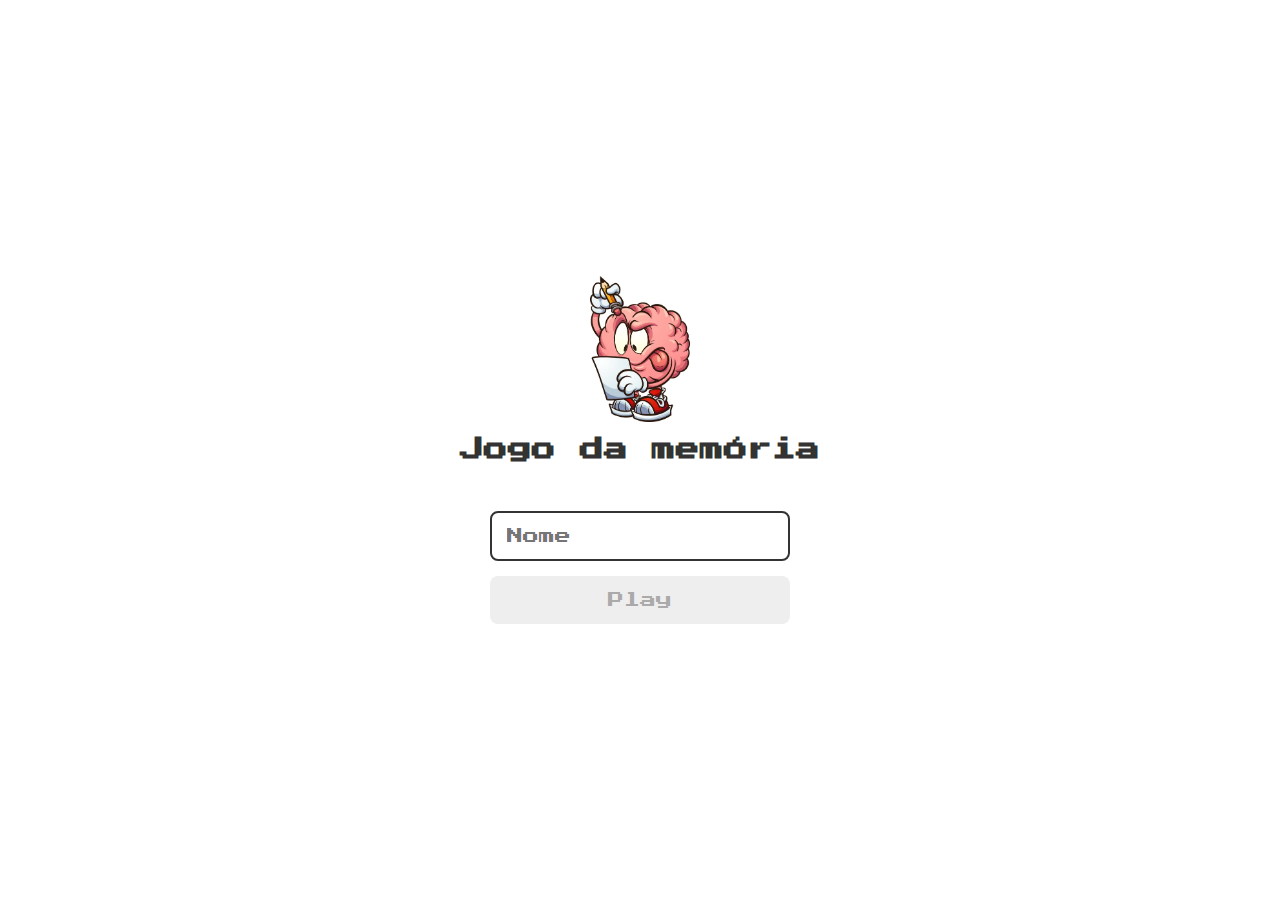
<file: index.html>
<!DOCTYPE html>
<html lang="pt-br">
    <head>
        <meta charset="UTF-8" />
        <meta name="viewport" content="width=device-width, initial-scale=1.0" />
        <link rel="stylesheet" href="./css/reset.css" />
        <link rel="stylesheet" href="./css/login.css" />
        <script defer src="./js/login.js"></script>
        <title>Jogo da memória</title>
    </head>
    <body>
        <form class="login-form">
            <div class="login__header">
                <img src="./imagens/memoria.png" alt="brain icon" />
                <h1>Jogo da memória</h1>
            </div>
            <input type="text" placeholder="Nome" class="login__input" />
            <button type="submit" class="login__button" disabled>Play</button>
        </form>
    </body>
</html>
</file>
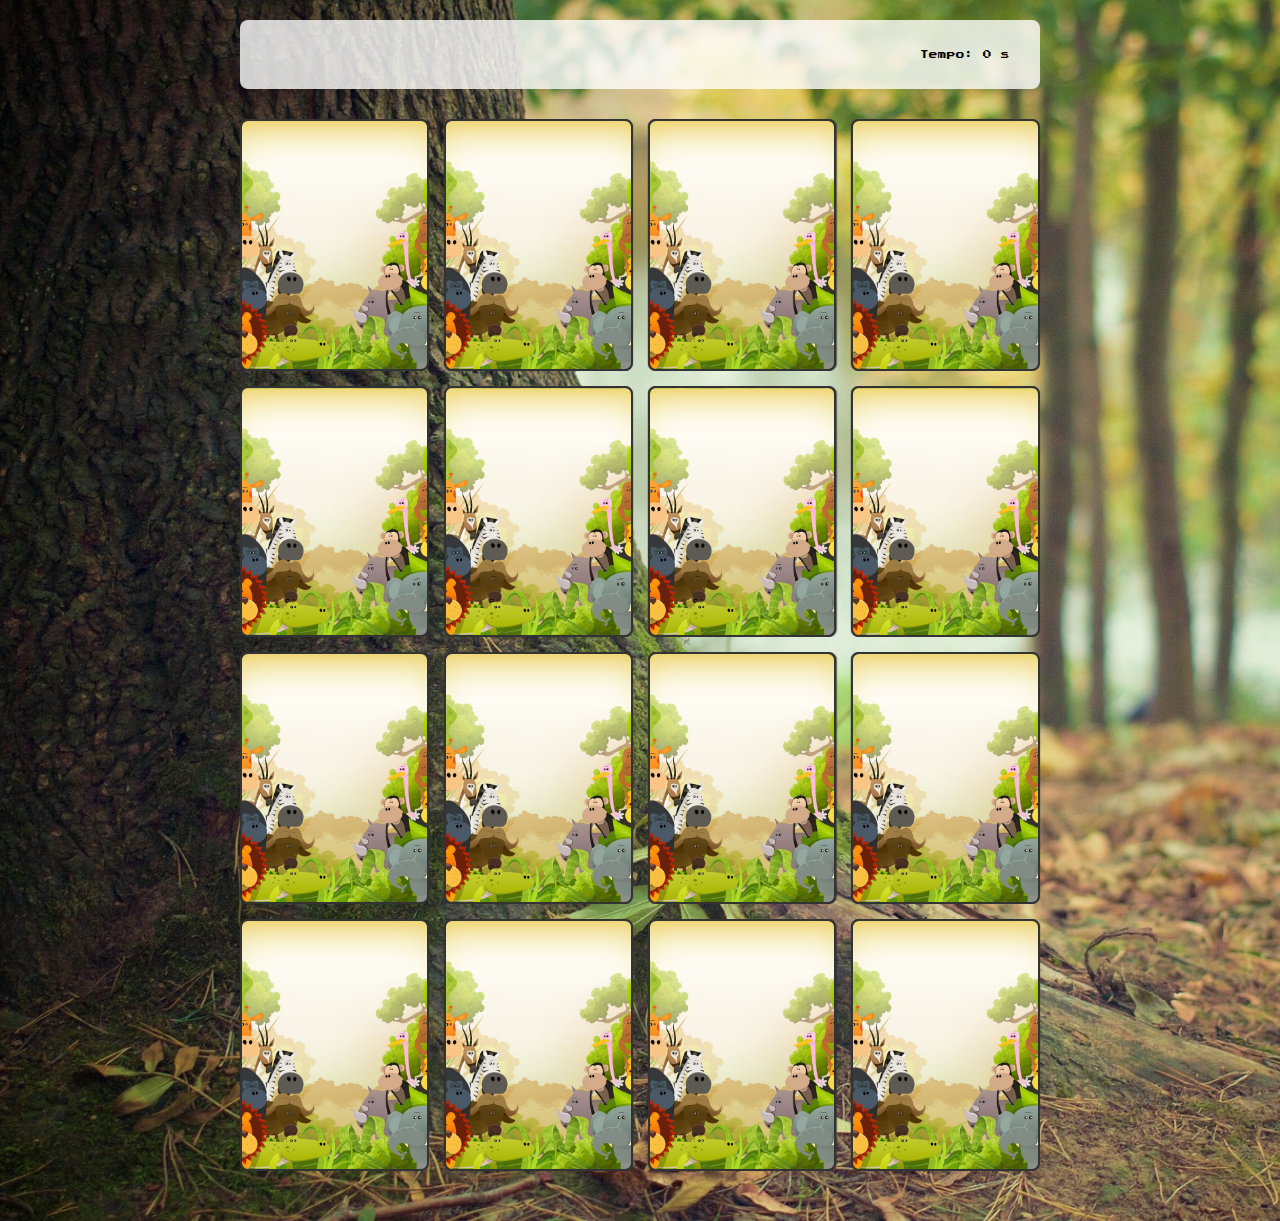
<file: pages/game.html>
<!DOCTYPE html>
<html lang="pt-br">
    <head>
        <meta charset="UTF-8" />
        <meta name="viewport" content="width=device-width, initial-scale=1.0" />
        <link rel="stylesheet" href="../css/reset.css" />
        <link rel="stylesheet" href="../css/game.css" />
        <script defer src="../js/game.js"></script>
        <title>Jogo da memória</title>
    </head>
    <body>
        <main>
            <header>
                <span class="player"></span>
                <span>Tempo: <span class="timer"></span> s</span>
            </header>
            <div class="grid"></div>
        </main>
    </body>
</html>
</file>
<file: css/login.css>
.login-form {
    align-items: center;
    display: flex;
    flex-direction: column;
    height: 100vh;
    justify-content: center;
}

.login__header {
    align-items: center;
    display: flex;
    flex-direction: column;
    justify-content: center;
    margin-bottom: 50px;
}

.login__header img {
    width: 100px;
    margin-bottom: 15px;
}

.login__header h1 {
    color: #333;
    font-size: 1.5em;
}

.login__input {
    border: 2px solid #333;
    border-radius: 8px;
    color: #333;
    font-size: 1em;
    margin-bottom: 15px;
    max-width: 300px;
    outline: none;
    padding: 15px;
    width: 100%;
}

.login__button {
    background-color: #ee665c;
    padding: 16px;
    border-radius: 8px;
    color: #fff;
    cursos: pointer;
    font-size: 1em;
    max-width: 300px;
    width: 100%;
}

.login__button:disabled {
    background-color: #eee;
    color: #aaa;
    cursor: auto;
}
</file>
<file: css/game.css>
main {
    display: flex;
    flex-direction: column;
    width: 100%;
    min-height: 100vh;
    align-items: center;
    justify-content: center;
    padding: 20px 20px 50px;
    background-image: url("../imagens/capa.jpg");
    background-size: cover;
}

header {
    display: flex;
    align-items: center;
    justify-content: space-between;
    background-color: rgba(255, 255, 255, 0.8);
    font-size: clamp(0.3em, 0.3em + 0.3vw, 1.0em);
    width: 100%;
    max-width: 800px;
    padding: 30px;
    margin: 0 0 30px;
    border-radius: 8px;
}

.grid {
    display: grid;
    grid-template-columns: repeat(4, 1fr);
    gap: 15px;
    width: 100%;
    max-width: 800px;
    margin: 0 auto;
}

.card {
    width: 100%;
    aspect-ratio: 3/4;
    border-radius: 8px;
    position: relative;
    transform: all 600ms ease;
    transform-style: preserve-3d;
}

.face {
    width: 100%;
    height: 100%;
    position: absolute;
    background-size: cover;
    background-position: center;
    border: 2px solid #333;
    border-radius: 8px;
    transition: all 400ms ease;
}

.front {
    transform: rotateY(180deg);
}

.back {
    background-image: url("../imagens/bg.jpeg");
    backface-visibility: hidden;
}

.reveal-card {
    transform: rotateY(180deg);
}

.disabled-card {
    filter: saturate(0);
    opacity: 0.8;
}
</file>
